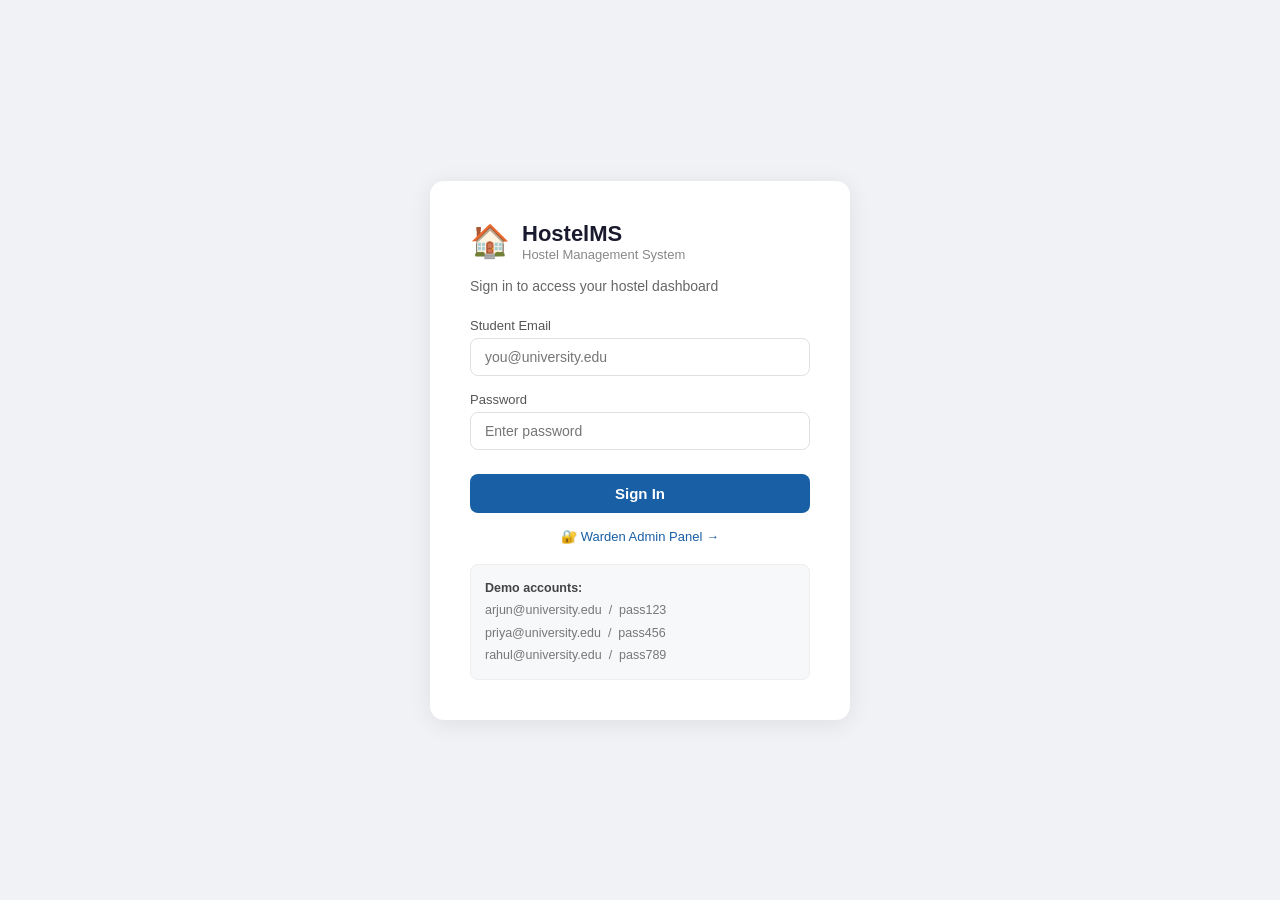
<file: hostel-management/index.html>
<!DOCTYPE html>
<html lang="en">
<head>
  <meta charset="UTF-8" />
  <meta name="viewport" content="width=device-width, initial-scale=1.0" />
  <title>HostelMS – Hostel Management System</title>
  <link rel="stylesheet" href="style.css" />
</head>
<body>

<!-- ========== LOGIN PAGE ========== -->
<div id="loginView" class="login-wrap">
  <div class="login-card">
    <div class="logo-row">
      <div class="logo-icon">🏠</div>
      <div>
        <div class="login-title">HostelMS</div>
        <div class="login-subtitle">Hostel Management System</div>
      </div>
    </div>
    <p class="login-desc">Sign in to access your hostel dashboard</p>
    <div class="field">
      <label>Student Email</label>
      <input type="email" id="emailInput" placeholder="you@university.edu" />
    </div>
    <div class="field">
      <label>Password</label>
      <input type="password" id="passInput" placeholder="Enter password" />
    </div>
    <p class="error-msg" id="loginError">Invalid email or password. Please try again.</p>
    <button class="login-btn" onclick="doLogin()">Sign In</button>
    <a href="admin.html" style="display:block;text-align:center;margin-top:1rem;font-size:13px;color:#185FA5;text-decoration:none;">🔐 Warden Admin Panel →</a>
    <div class="demo-hint">
      <strong>Demo accounts:</strong><br />
      arjun@university.edu &nbsp;/&nbsp; pass123<br />
      priya@university.edu &nbsp;/&nbsp; pass456<br />
      rahul@university.edu &nbsp;/&nbsp; pass789
    </div>
  </div>
</div>

<!-- ========== DASHBOARD ========== -->
<div id="dashView" class="dash" style="display:none;">

  <!-- Top Bar -->
  <div class="topbar">
    <div class="topbar-left">
      <span class="topbar-logo">🏠</span>
      <span class="topbar-title">HostelMS</span>
    </div>
    <div class="topbar-right">
      <div class="avatar" id="topAvatar">AK</div>
      <span class="user-name" id="topName">Arjun Kumar</span>
      <button class="logout-btn" onclick="doLogout()">Sign out</button>
    </div>
  </div>

  <!-- Body -->
  <div class="dash-body">

    <!-- Sidebar -->
    <div class="sidebar">
      <div class="nav-item active" onclick="showPage('overview', this)" data-page="overview">
        <span class="nav-icon">📊</span>
        <span class="nav-label">Overview</span>
      </div>
      <div class="nav-item" onclick="showPage('bills', this)" data-page="bills">
        <span class="nav-icon">🧾</span>
        <span class="nav-label">Mess Bills</span>
      </div>
      <div class="nav-item" onclick="showPage('profile', this)" data-page="profile">
        <span class="nav-icon">👤</span>
        <span class="nav-label">Profile</span>
      </div>
      <div class="nav-item" onclick="showPage('notices', this)" data-page="notices">
        <span class="nav-icon">📢</span>
        <span class="nav-label">Notices</span>
      </div>
    </div>

    <!-- Main Content -->
    <div class="main">

      <!-- OVERVIEW PAGE -->
      <div class="page active" id="page-overview">
        <div class="page-title">Good morning, <span id="studentFirstName">Arjun</span> 👋</div>
        <p class="page-sub">Here's a summary of your hostel account</p>
        <div class="metrics-grid">
          <div class="metric">
            <div class="metric-label">Room Number</div>
            <div class="metric-value blue" id="metRoom">A-204</div>
          </div>
          <div class="metric">
            <div class="metric-label">Hostel Block</div>
            <div class="metric-value" id="metHostel">Himalaya</div>
          </div>
          <div class="metric">
            <div class="metric-label">Due Amount</div>
            <div class="metric-value red" id="metDue">₹1,850</div>
          </div>
          <div class="metric">
            <div class="metric-label">Total Bills</div>
            <div class="metric-value" id="metCount">5</div>
          </div>
        </div>
        <div class="card">
          <div class="card-title">Recent mess bills</div>
          <table class="bill-table">
            <thead>
              <tr><th>Month</th><th>Amount</th><th>Status</th></tr>
            </thead>
            <tbody id="recentBills"></tbody>
          </table>
        </div>
      </div>

      <!-- MESS BILLS PAGE -->
      <div class="page" id="page-bills">
        <div class="page-title">Mess Bills</div>
        <p class="page-sub">Complete billing history for your mess account</p>
        <div class="card">
          <div style="overflow-x:auto;">
            <table class="bill-table">
              <thead>
                <tr>
                  <th>Month</th>
                  <th>Breakfast</th>
                  <th>Lunch</th>
                  <th>Dinner</th>
                  <th>Total</th>
                  <th>Status</th>
                </tr>
              </thead>
              <tbody id="allBills"></tbody>
            </table>
          </div>
          <div class="bill-summary" id="billSummary"></div>
        </div>
      </div>

      <!-- PROFILE PAGE -->
      <div class="page" id="page-profile">
        <div class="page-title">My Profile</div>
        <p class="page-sub">Your student and hostel details</p>
        <div class="card">
          <div class="profile-avatar-row">
            <div class="big-avatar" id="profileAvatar">AK</div>
            <div>
              <div class="profile-name" id="profileName">Arjun Kumar</div>
              <div class="profile-email" id="profileEmail">arjun@university.edu</div>
            </div>
          </div>
          <div class="profile-grid" id="profileGrid"></div>
        </div>
      </div>

      <!-- NOTICES PAGE -->
      <div class="page" id="page-notices">
        <div class="page-title">Notices</div>
        <p class="page-sub">Hostel announcements and updates</p>
        <div class="card">
          <div id="noticeList"></div>
        </div>
      </div>

    </div><!-- /main -->
  </div><!-- /dash-body -->
</div><!-- /dashView -->

<script src="db.js"></script>
<script src="app.js"></script>
</body>
</html>
</file>
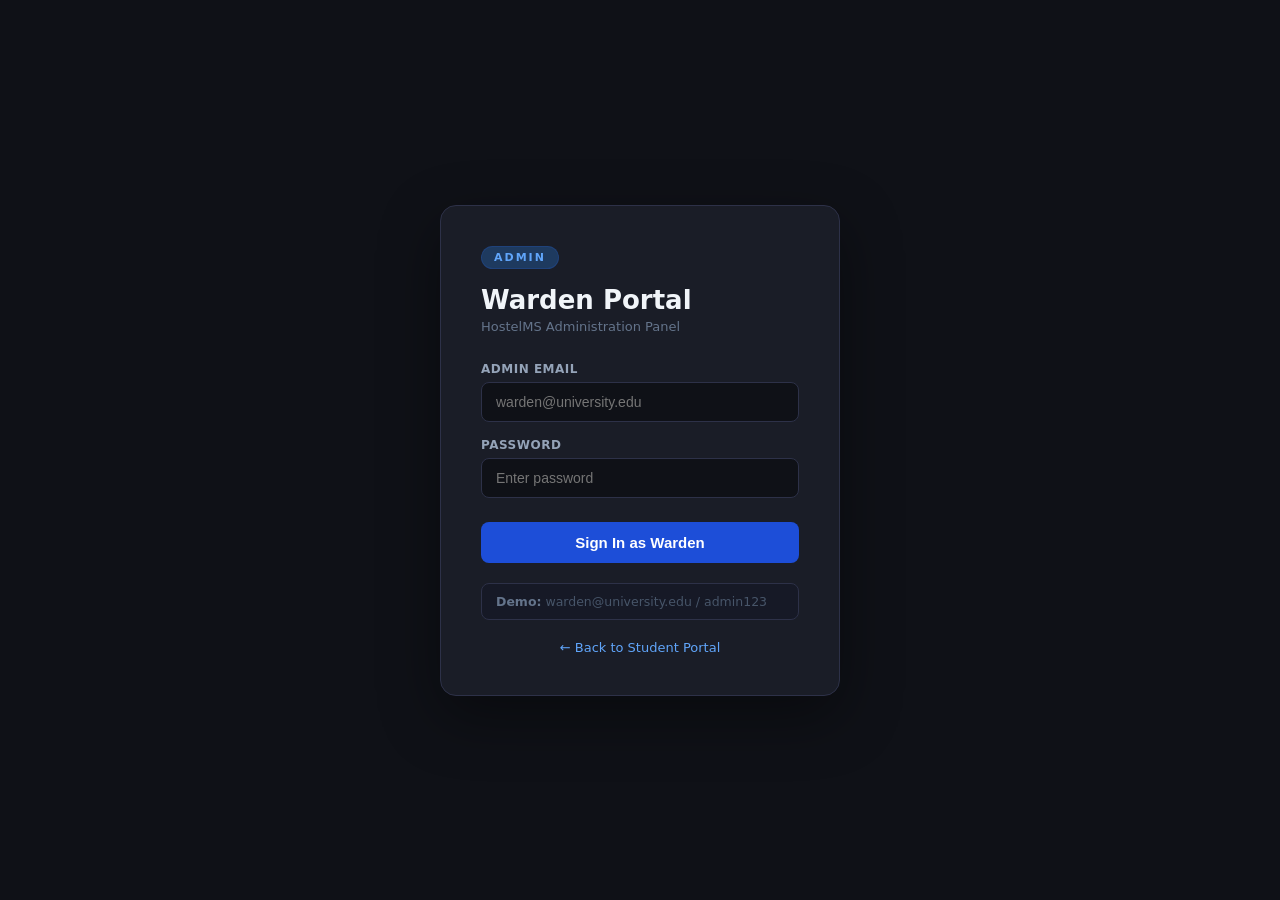
<file: hostel-management/admin.html>
<!DOCTYPE html>
<html lang="en">
<head>
  <meta charset="UTF-8" />
  <meta name="viewport" content="width=device-width, initial-scale=1.0"/>
  <title>HostelMS — Warden Admin Panel</title>
  <link rel="stylesheet" href="admin.css" />
</head>
<body>

<!-- ===== ADMIN LOGIN ===== -->
<div id="adminLoginView" class="al-wrap">
  <div class="al-card">
    <div class="al-badge">ADMIN</div>
    <div class="al-title">Warden Portal</div>
    <div class="al-sub">HostelMS Administration Panel</div>
    <div class="al-field">
      <label>Admin Email</label>
      <input type="email" id="adminEmail" placeholder="warden@university.edu" />
    </div>
    <div class="al-field">
      <label>Password</label>
      <input type="password" id="adminPass" placeholder="Enter password" />
    </div>
    <p class="al-error" id="adminError">Invalid credentials. Please try again.</p>
    <button class="al-btn" onclick="adminLogin()">Sign In as Warden</button>
    <div class="al-hint">
      <strong>Demo:</strong> warden@university.edu / admin123
    </div>
    <a href="index.html" class="al-link">← Back to Student Portal</a>
  </div>
</div>

<!-- ===== ADMIN DASHBOARD ===== -->
<div id="adminDash" class="adash" style="display:none;">

  <!-- Topbar -->
  <div class="a-topbar">
    <div class="a-topbar-left">
      <span class="a-logo">🏠</span>
      <span class="a-title">HostelMS</span>
      <span class="a-role-badge">Warden</span>
    </div>
    <div class="a-topbar-right">
      <span class="a-warden-name" id="wardenName">Dr. Meena Iyer</span>
      <div class="a-avatar" id="wardenAvatar">MI</div>
      <button class="a-logout" onclick="adminLogout()">Sign out</button>
    </div>
  </div>

  <div class="adash-body">

    <!-- Sidebar -->
    <div class="a-sidebar">
      <div class="a-nav active" data-page="dashboard" onclick="aShowPage('dashboard',this)">
        <span>📊</span><span class="a-nav-label">Dashboard</span>
      </div>
      <div class="a-nav" data-page="students" onclick="aShowPage('students',this)">
        <span>👥</span><span class="a-nav-label">Students</span>
      </div>
      <div class="a-nav" data-page="bills" onclick="aShowPage('bills',this)">
        <span>🧾</span><span class="a-nav-label">Mess Bills</span>
      </div>
      <div class="a-nav" data-page="notices" onclick="aShowPage('notices',this)">
        <span>📢</span><span class="a-nav-label">Notices</span>
      </div>
      <div class="a-nav" data-page="rooms" onclick="aShowPage('rooms',this)">
        <span>🏨</span><span class="a-nav-label">Rooms</span>
      </div>
    </div>

    <!-- Main -->
    <div class="a-main">

      <!-- ── DASHBOARD PAGE ── -->
      <div class="a-page active" id="apage-dashboard">
        <div class="a-page-title">Overview</div>
        <p class="a-page-sub">Hostel at a glance</p>
        <div class="a-metrics" id="adminMetrics"></div>
        <div class="a-two-col">
          <div class="a-card">
            <div class="a-card-title">Overdue Bills</div>
            <table class="a-table" id="overdueTable">
              <thead><tr><th>Student</th><th>Month</th><th>Amount</th></tr></thead>
              <tbody id="overdueBody"></tbody>
            </table>
          </div>
          <div class="a-card">
            <div class="a-card-title">Recent Notices</div>
            <div id="recentNoticesAdmin"></div>
          </div>
        </div>
      </div>

      <!-- ── STUDENTS PAGE ── -->
      <div class="a-page" id="apage-students">
        <div class="a-page-header">
          <div>
            <div class="a-page-title">Students</div>
            <p class="a-page-sub">Manage all registered students</p>
          </div>
          <button class="a-primary-btn" onclick="openAddStudent()">+ Add Student</button>
        </div>
        <div class="a-card">
          <div class="a-search-row">
            <input type="text" id="studentSearch" placeholder="🔍  Search by name, email, room…" oninput="renderStudentsTable()" class="a-search" />
          </div>
          <table class="a-table" id="studentsTable">
            <thead>
              <tr>
                <th>Name</th><th>Roll No.</th><th>Hostel</th><th>Room</th>
                <th>Course</th><th>Due</th><th>Actions</th>
              </tr>
            </thead>
            <tbody id="studentsBody"></tbody>
          </table>
        </div>
      </div>

      <!-- ── BILLS PAGE ── -->
      <div class="a-page" id="apage-bills">
        <div class="a-page-header">
          <div>
            <div class="a-page-title">Mess Bills</div>
            <p class="a-page-sub">Add and manage mess billing for all students</p>
          </div>
          <button class="a-primary-btn" onclick="openAddBill()">+ Add Bill</button>
        </div>
        <div class="a-card">
          <div class="a-search-row">
            <select id="billStudentFilter" onchange="renderBillsTable()" class="a-select">
              <option value="">All Students</option>
            </select>
            <select id="billStatusFilter" onchange="renderBillsTable()" class="a-select">
              <option value="">All Statuses</option>
              <option value="paid">Paid</option>
              <option value="pending">Pending</option>
              <option value="overdue">Overdue</option>
            </select>
          </div>
          <table class="a-table">
            <thead>
              <tr>
                <th>Student</th><th>Month</th><th>Breakfast</th>
                <th>Lunch</th><th>Dinner</th><th>Total</th><th>Status</th><th>Actions</th>
              </tr>
            </thead>
            <tbody id="billsBody"></tbody>
          </table>
        </div>
      </div>

      <!-- ── NOTICES PAGE ── -->
      <div class="a-page" id="apage-notices">
        <div class="a-page-header">
          <div>
            <div class="a-page-title">Notices</div>
            <p class="a-page-sub">Post and manage hostel announcements</p>
          </div>
          <button class="a-primary-btn" onclick="openAddNotice()">+ Post Notice</button>
        </div>
        <div id="noticesAdminList"></div>
      </div>

      <!-- ── ROOMS PAGE ── -->
      <div class="a-page" id="apage-rooms">
        <div class="a-page-title">Room Allocation</div>
        <p class="a-page-sub">View current room assignments across all blocks</p>
        <div id="roomsGrid"></div>
      </div>

    </div>
  </div>
</div>

<!-- ===== MODALS ===== -->

<!-- Add/Edit Student Modal -->
<div class="modal-overlay" id="studentModal" onclick="closeModal('studentModal')">
  <div class="modal" onclick="event.stopPropagation()">
    <div class="modal-header">
      <span id="studentModalTitle">Add New Student</span>
      <button class="modal-close" onclick="closeModal('studentModal')">✕</button>
    </div>
    <div class="modal-body">
      <input type="hidden" id="editStudentId" />
      <div class="m-grid">
        <div class="m-field"><label>Full Name</label><input id="f_name" placeholder="e.g. Ananya Singh"/></div>
        <div class="m-field"><label>Roll Number</label><input id="f_roll" placeholder="e.g. 2024CS001"/></div>
        <div class="m-field"><label>Email</label><input id="f_email" type="email" placeholder="student@university.edu"/></div>
        <div class="m-field"><label>Password</label><input id="f_pass" type="password" placeholder="Set password"/></div>
        <div class="m-field"><label>Course</label><input id="f_course" placeholder="e.g. B.Tech CSE"/></div>
        <div class="m-field"><label>Year</label>
          <select id="f_year">
            <option>1st Year</option><option>2nd Year</option>
            <option>3rd Year</option><option>4th Year</option>
          </select>
        </div>
        <div class="m-field"><label>Hostel Block</label>
          <select id="f_hostel">
            <option>Himalaya Block</option><option>Ganga Block</option>
            <option>Kaveri Block</option><option>Saraswati Block</option>
          </select>
        </div>
        <div class="m-field"><label>Room Number</label><input id="f_room" placeholder="e.g. A-204"/></div>
        <div class="m-field"><label>Phone</label><input id="f_phone" placeholder="10-digit number"/></div>
      </div>
    </div>
    <div class="modal-footer">
      <button class="m-cancel" onclick="closeModal('studentModal')">Cancel</button>
      <button class="m-save" onclick="saveStudent()">Save Student</button>
    </div>
  </div>
</div>

<!-- Add Bill Modal -->
<div class="modal-overlay" id="billModal" onclick="closeModal('billModal')">
  <div class="modal" onclick="event.stopPropagation()">
    <div class="modal-header">
      <span id="billModalTitle">Add Mess Bill</span>
      <button class="modal-close" onclick="closeModal('billModal')">✕</button>
    </div>
    <div class="modal-body">
      <input type="hidden" id="editBillStudentId"/>
      <input type="hidden" id="editBillIndex"/>
      <div class="m-grid">
        <div class="m-field" style="grid-column:1/-1"><label>Student</label>
          <select id="b_student"></select>
        </div>
        <div class="m-field" style="grid-column:1/-1"><label>Month</label>
          <input id="b_month" placeholder="e.g. April 2025"/>
        </div>
        <div class="m-field"><label>Breakfast (₹)</label><input id="b_breakfast" type="number" placeholder="0"/></div>
        <div class="m-field"><label>Lunch (₹)</label><input id="b_lunch" type="number" placeholder="0"/></div>
        <div class="m-field"><label>Dinner (₹)</label><input id="b_dinner" type="number" placeholder="0"/></div>
        <div class="m-field"><label>Status</label>
          <select id="b_status">
            <option value="pending">Pending</option>
            <option value="paid">Paid</option>
            <option value="overdue">Overdue</option>
          </select>
        </div>
      </div>
      <div class="b-total-row">Total: <strong id="billTotalPreview">₹0</strong></div>
    </div>
    <div class="modal-footer">
      <button class="m-cancel" onclick="closeModal('billModal')">Cancel</button>
      <button class="m-save" onclick="saveBill()">Save Bill</button>
    </div>
  </div>
</div>

<!-- Add Notice Modal -->
<div class="modal-overlay" id="noticeModal" onclick="closeModal('noticeModal')">
  <div class="modal" onclick="event.stopPropagation()">
    <div class="modal-header">
      <span>Post a Notice</span>
      <button class="modal-close" onclick="closeModal('noticeModal')">✕</button>
    </div>
    <div class="modal-body">
      <div class="m-field"><label>Notice Text</label>
        <textarea id="n_text" rows="3" placeholder="Enter announcement text…" style="width:100%;padding:9px 12px;border:1.5px solid #e0e0e0;border-radius:8px;font-size:14px;resize:vertical;font-family:inherit;"></textarea>
      </div>
      <div class="m-field"><label>Priority</label>
        <select id="n_type">
          <option value="blue">Normal (Blue)</option>
          <option value="amber">Warning (Amber)</option>
          <option value="red">Urgent (Red)</option>
        </select>
      </div>
    </div>
    <div class="modal-footer">
      <button class="m-cancel" onclick="closeModal('noticeModal')">Cancel</button>
      <button class="m-save" onclick="saveNotice()">Post Notice</button>
    </div>
  </div>
</div>

<!-- View Student Modal -->
<div class="modal-overlay" id="viewStudentModal" onclick="closeModal('viewStudentModal')">
  <div class="modal" onclick="event.stopPropagation()">
    <div class="modal-header">
      <span>Student Details</span>
      <button class="modal-close" onclick="closeModal('viewStudentModal')">✕</button>
    </div>
    <div class="modal-body" id="viewStudentBody"></div>
    <div class="modal-footer">
      <button class="m-cancel" onclick="closeModal('viewStudentModal')">Close</button>
    </div>
  </div>
</div>

<!-- Toast -->
<div class="toast" id="toast"></div>

<script src="db.js"></script>
<script src="admin.js"></script>
</body>
</html>
</file>
<file: hostel-management/style.css>
/* ===== RESET & BASE ===== */
* { box-sizing: border-box; margin: 0; padding: 0; }
body { font-family: 'Segoe UI', Arial, sans-serif; background: #f0f2f5; color: #1a1a2e; min-height: 100vh; }

/* ===== LOGIN ===== */
.login-wrap {
  display: flex; align-items: center; justify-content: center;
  min-height: 100vh; padding: 2rem; background: #f0f2f5;
}
.login-card {
  background: #fff; border-radius: 14px; padding: 2.5rem;
  width: 100%; max-width: 420px;
  box-shadow: 0 4px 24px rgba(0,0,0,0.08);
}
.logo-row { display: flex; align-items: center; gap: 12px; margin-bottom: 1rem; }
.logo-icon { font-size: 32px; }
.login-title { font-size: 22px; font-weight: 700; color: #1a1a2e; }
.login-subtitle { font-size: 13px; color: #888; }
.login-desc { font-size: 14px; color: #666; margin-bottom: 1.5rem; }

.field { margin-bottom: 1rem; }
.field label { display: block; font-size: 13px; color: #555; font-weight: 500; margin-bottom: 5px; }
.field input {
  width: 100%; padding: 10px 14px; font-size: 14px; border: 1.5px solid #e0e0e0;
  border-radius: 8px; background: #fff; color: #1a1a2e; outline: none;
  transition: border-color 0.2s;
}
.field input:focus { border-color: #185FA5; box-shadow: 0 0 0 3px rgba(24,95,165,0.1); }

.login-btn {
  width: 100%; padding: 11px; background: #185FA5; color: #fff;
  border: none; border-radius: 8px; font-size: 15px; font-weight: 600;
  cursor: pointer; margin-top: 0.5rem; transition: background 0.2s;
}
.login-btn:hover { background: #0C447C; }

.error-msg { font-size: 13px; color: #c0392b; margin-top: 8px; display: none; }

.demo-hint {
  font-size: 12.5px; color: #777; margin-top: 1.25rem;
  padding: 12px 14px; background: #f7f8fa; border-radius: 8px;
  line-height: 1.8; border: 1px solid #eee;
}
.demo-hint strong { color: #444; }

/* ===== DASHBOARD LAYOUT ===== */
.dash { display: flex; flex-direction: column; min-height: 100vh; background: #f0f2f5; }

.topbar {
  background: #fff; border-bottom: 1px solid #e8e8e8;
  padding: 0 1.5rem; height: 56px;
  display: flex; align-items: center; justify-content: space-between;
  position: sticky; top: 0; z-index: 100;
  box-shadow: 0 1px 4px rgba(0,0,0,0.06);
}
.topbar-left { display: flex; align-items: center; gap: 10px; }
.topbar-logo { font-size: 22px; }
.topbar-title { font-size: 17px; font-weight: 700; color: #1a1a2e; }
.topbar-right { display: flex; align-items: center; gap: 10px; }
.user-name { font-size: 14px; color: #444; font-weight: 500; }

.avatar {
  width: 34px; height: 34px; border-radius: 50%;
  background: #E6F1FB; display: flex; align-items: center;
  justify-content: center; font-size: 13px; font-weight: 700; color: #185FA5;
}
.logout-btn {
  font-size: 13px; color: #555; cursor: pointer;
  border: 1px solid #ddd; border-radius: 7px;
  padding: 5px 14px; background: none; transition: all 0.2s;
}
.logout-btn:hover { background: #f0f2f5; color: #1a1a2e; }

.dash-body { display: flex; flex: 1; }

/* ===== SIDEBAR ===== */
.sidebar {
  width: 210px; background: #fff; border-right: 1px solid #e8e8e8;
  padding: 1rem 0; flex-shrink: 0;
  position: sticky; top: 56px; height: calc(100vh - 56px);
}
.nav-item {
  display: flex; align-items: center; gap: 10px;
  padding: 11px 1.25rem; font-size: 14px; color: #555;
  cursor: pointer; border-left: 3px solid transparent;
  transition: all 0.15s;
}
.nav-item:hover { background: #f5f7fa; color: #1a1a2e; }
.nav-item.active { color: #185FA5; border-left-color: #185FA5; background: #EDF4FB; font-weight: 600; }
.nav-icon { font-size: 16px; }

/* ===== MAIN CONTENT ===== */
.main { flex: 1; padding: 1.75rem; overflow: auto; }
.page { display: none; }
.page.active { display: block; }

.page-title { font-size: 20px; font-weight: 700; color: #1a1a2e; margin-bottom: 4px; }
.page-sub { font-size: 13px; color: #888; margin-bottom: 1.5rem; }

/* ===== METRIC CARDS ===== */
.metrics-grid {
  display: grid; grid-template-columns: repeat(auto-fit, minmax(140px, 1fr));
  gap: 14px; margin-bottom: 1.5rem;
}
.metric {
  background: #fff; border-radius: 10px; padding: 1.1rem;
  box-shadow: 0 1px 6px rgba(0,0,0,0.06); border: 1px solid #eee;
}
.metric-label { font-size: 12px; color: #888; margin-bottom: 6px; font-weight: 500; text-transform: uppercase; letter-spacing: 0.4px; }
.metric-value { font-size: 22px; font-weight: 700; color: #1a1a2e; }
.metric-value.blue { color: #185FA5; }
.metric-value.red { color: #c0392b; }
.metric-value.green { color: #27ae60; }

/* ===== CARD ===== */
.card {
  background: #fff; border: 1px solid #eee; border-radius: 12px;
  padding: 1.4rem; margin-bottom: 1.25rem;
  box-shadow: 0 1px 6px rgba(0,0,0,0.05);
}
.card-title { font-size: 15px; font-weight: 600; color: #1a1a2e; margin-bottom: 1rem; }

/* ===== TABLES ===== */
.bill-table { width: 100%; border-collapse: collapse; font-size: 13.5px; }
.bill-table th {
  text-align: left; padding: 9px 12px; color: #888;
  font-weight: 600; font-size: 12px; text-transform: uppercase;
  letter-spacing: 0.4px; border-bottom: 1.5px solid #f0f0f0;
}
.bill-table td { padding: 11px 12px; border-bottom: 1px solid #f5f5f5; color: #333; }
.bill-table tr:last-child td { border-bottom: none; }
.bill-table tr:hover td { background: #fafbfc; }

/* ===== STATUS BADGES ===== */
.status-badge {
  display: inline-block; font-size: 11.5px; padding: 3px 10px;
  border-radius: 20px; font-weight: 600;
}
.status-paid     { background: #e8f8f0; color: #1e8449; }
.status-pending  { background: #fef9e7; color: #b7770d; }
.status-overdue  { background: #fdf0f0; color: #c0392b; }

/* ===== BILL SUMMARY ===== */
.bill-summary {
  display: flex; justify-content: flex-end; flex-wrap: wrap;
  gap: 1.5rem; padding-top: 14px; margin-top: 4px;
  border-top: 1px solid #f0f0f0; font-size: 13.5px;
}
.bill-summary span { color: #666; }
.bill-summary b { color: #1a1a2e; font-weight: 600; }

/* ===== PROFILE ===== */
.profile-avatar-row {
  display: flex; align-items: center; gap: 16px;
  margin-bottom: 1.25rem; padding-bottom: 1.25rem;
  border-bottom: 1px solid #f0f0f0;
}
.big-avatar {
  width: 56px; height: 56px; border-radius: 50%;
  background: #EDF4FB; display: flex; align-items: center;
  justify-content: center; font-size: 20px; font-weight: 700; color: #185FA5;
}
.profile-name { font-size: 17px; font-weight: 700; color: #1a1a2e; }
.profile-email { font-size: 13px; color: #888; margin-top: 2px; }

.profile-grid { display: grid; grid-template-columns: 1fr 1fr; gap: 14px; }
.profile-item label { display: block; font-size: 12px; color: #888; font-weight: 500; text-transform: uppercase; letter-spacing: 0.4px; margin-bottom: 3px; }
.profile-item span { font-size: 14px; color: #1a1a2e; font-weight: 500; }

/* ===== NOTICES ===== */
.notice-item {
  padding: 12px 0; border-bottom: 1px solid #f5f5f5;
  display: flex; gap: 12px; align-items: flex-start;
}
.notice-item:last-child { border-bottom: none; }
.notice-dot { width: 9px; height: 9px; border-radius: 50%; margin-top: 5px; flex-shrink: 0; }
.dot-blue  { background: #185FA5; }
.dot-amber { background: #e67e22; }
.dot-red   { background: #c0392b; }
.notice-text { font-size: 14px; color: #333; line-height: 1.5; }
.notice-date { font-size: 12px; color: #aaa; margin-top: 3px; }

/* ===== RESPONSIVE ===== */
@media (max-width: 600px) {
  .sidebar { width: 52px; }
  .nav-label { display: none; }
  .user-name { display: none; }
  .profile-grid { grid-template-columns: 1fr; }
  .metrics-grid { grid-template-columns: 1fr 1fr; }
}
</file>
<file: hostel-management/admin.css>
/* ===== RESET ===== */
*, *::before, *::after { box-sizing: border-box; margin: 0; padding: 0; }
body { font-family: 'Segoe UI', system-ui, sans-serif; background: #0f1117; color: #e2e8f0; min-height: 100vh; }

/* ===== ADMIN LOGIN ===== */
.al-wrap {
  display: flex; align-items: center; justify-content: center;
  min-height: 100vh; background: #0f1117; padding: 2rem;
}
.al-card {
  background: #1a1d27; border: 1px solid #2d3148; border-radius: 16px;
  padding: 2.5rem; width: 100%; max-width: 400px;
  box-shadow: 0 20px 60px rgba(0,0,0,0.4);
}
.al-badge {
  display: inline-block; background: #1e3a5f; color: #60a5fa;
  font-size: 11px; font-weight: 700; letter-spacing: 2px;
  padding: 4px 12px; border-radius: 20px; margin-bottom: 1rem;
  border: 1px solid #2563eb33;
}
.al-title { font-size: 26px; font-weight: 700; color: #f1f5f9; margin-bottom: 4px; }
.al-sub { font-size: 13px; color: #64748b; margin-bottom: 1.75rem; }
.al-field { margin-bottom: 1rem; }
.al-field label { display: block; font-size: 12px; color: #94a3b8; font-weight: 600; text-transform: uppercase; letter-spacing: 0.5px; margin-bottom: 6px; }
.al-field input {
  width: 100%; padding: 11px 14px; font-size: 14px;
  border: 1.5px solid #2d3148; border-radius: 8px;
  background: #0f1117; color: #e2e8f0; outline: none;
  transition: border-color 0.2s;
}
.al-field input:focus { border-color: #3b82f6; box-shadow: 0 0 0 3px rgba(59,130,246,0.15); }
.al-error { font-size: 13px; color: #f87171; margin-top: 8px; display: none; }
.al-btn {
  width: 100%; padding: 12px; background: #1d4ed8; color: #fff;
  border: none; border-radius: 8px; font-size: 15px; font-weight: 600;
  cursor: pointer; margin-top: 0.5rem; transition: background 0.2s;
}
.al-btn:hover { background: #1e40af; }
.al-hint {
  font-size: 12.5px; color: #475569; margin-top: 1.25rem;
  padding: 10px 14px; background: #161926; border-radius: 8px;
  border: 1px solid #2d3148;
}
.al-hint strong { color: #64748b; }
.al-link { display: block; text-align: center; margin-top: 1.25rem; font-size: 13px; color: #60a5fa; text-decoration: none; }
.al-link:hover { text-decoration: underline; }

/* ===== DASHBOARD LAYOUT ===== */
.adash { display: flex; flex-direction: column; min-height: 100vh; background: #0f1117; }

.a-topbar {
  background: #1a1d27; border-bottom: 1px solid #2d3148;
  padding: 0 1.5rem; height: 56px;
  display: flex; align-items: center; justify-content: space-between;
  position: sticky; top: 0; z-index: 100;
}
.a-topbar-left { display: flex; align-items: center; gap: 10px; }
.a-logo { font-size: 20px; }
.a-title { font-size: 17px; font-weight: 700; color: #f1f5f9; }
.a-role-badge {
  background: #1e3a5f; color: #60a5fa; font-size: 10px;
  font-weight: 700; letter-spacing: 1.5px; padding: 3px 9px;
  border-radius: 20px; border: 1px solid #2563eb44;
}
.a-topbar-right { display: flex; align-items: center; gap: 10px; }
.a-warden-name { font-size: 13.5px; color: #94a3b8; }
.a-avatar {
  width: 33px; height: 33px; border-radius: 50%;
  background: #1e3a5f; display: flex; align-items: center;
  justify-content: center; font-size: 12px; font-weight: 700; color: #60a5fa;
}
.a-logout {
  font-size: 13px; color: #64748b; cursor: pointer;
  border: 1px solid #2d3148; border-radius: 7px;
  padding: 5px 12px; background: none; color: #94a3b8;
  transition: all 0.2s;
}
.a-logout:hover { background: #2d3148; color: #e2e8f0; }

.adash-body { display: flex; flex: 1; }

/* ===== SIDEBAR ===== */
.a-sidebar {
  width: 200px; background: #1a1d27; border-right: 1px solid #2d3148;
  padding: 1rem 0; flex-shrink: 0;
  position: sticky; top: 56px; height: calc(100vh - 56px);
}
.a-nav {
  display: flex; align-items: center; gap: 10px;
  padding: 11px 1.25rem; font-size: 14px; color: #64748b;
  cursor: pointer; border-left: 3px solid transparent; transition: all 0.15s;
}
.a-nav:hover { background: #1e2235; color: #e2e8f0; }
.a-nav.active { color: #60a5fa; border-left-color: #3b82f6; background: #1e2d4d; font-weight: 600; }
.a-nav-label { font-size: 14px; }

/* ===== MAIN CONTENT ===== */
.a-main { flex: 1; padding: 1.75rem; overflow: auto; }
.a-page { display: none; }
.a-page.active { display: block; }
.a-page-title { font-size: 20px; font-weight: 700; color: #f1f5f9; margin-bottom: 4px; }
.a-page-sub { font-size: 13px; color: #64748b; margin-bottom: 1.5rem; }
.a-page-header { display: flex; align-items: flex-start; justify-content: space-between; margin-bottom: 1.5rem; flex-wrap: wrap; gap: 10px; }
.a-page-header > div { flex: 1; }
.a-page-header .a-page-title,.a-page-header .a-page-sub { margin-bottom: 2px; }

/* ===== METRICS ===== */
.a-metrics { display: grid; grid-template-columns: repeat(auto-fit, minmax(140px, 1fr)); gap: 14px; margin-bottom: 1.5rem; }
.a-metric {
  background: #1a1d27; border: 1px solid #2d3148; border-radius: 10px;
  padding: 1.1rem; transition: border-color 0.2s;
}
.a-metric:hover { border-color: #3b82f6; }
.a-metric-label { font-size: 11px; color: #64748b; font-weight: 600; text-transform: uppercase; letter-spacing: 0.5px; margin-bottom: 8px; }
.a-metric-value { font-size: 26px; font-weight: 700; color: #f1f5f9; }
.a-metric-value.blue  { color: #60a5fa; }
.a-metric-value.red   { color: #f87171; }
.a-metric-value.green { color: #4ade80; }
.a-metric-value.amber { color: #fbbf24; }

/* ===== CARDS ===== */
.a-card {
  background: #1a1d27; border: 1px solid #2d3148; border-radius: 12px;
  padding: 1.4rem; margin-bottom: 1.25rem;
}
.a-card-title { font-size: 14px; font-weight: 600; color: #cbd5e1; margin-bottom: 1rem; }
.a-two-col { display: grid; grid-template-columns: 1fr 1fr; gap: 1.25rem; }

/* ===== TABLE ===== */
.a-table { width: 100%; border-collapse: collapse; font-size: 13.5px; }
.a-table th {
  text-align: left; padding: 9px 12px; color: #64748b; font-weight: 600;
  font-size: 11px; text-transform: uppercase; letter-spacing: 0.5px;
  border-bottom: 1px solid #2d3148;
}
.a-table td { padding: 11px 12px; border-bottom: 1px solid #1e2235; color: #cbd5e1; }
.a-table tr:last-child td { border-bottom: none; }
.a-table tr:hover td { background: #1e2235; }

/* ===== STATUS BADGES ===== */
.s-badge { display: inline-block; font-size: 11px; padding: 3px 10px; border-radius: 20px; font-weight: 600; }
.s-paid    { background: #14532d44; color: #4ade80; border: 1px solid #16a34a44; }
.s-pending { background: #78350f44; color: #fbbf24; border: 1px solid #d9770644; }
.s-overdue { background: #7f1d1d44; color: #f87171; border: 1px solid #dc262644; }

/* ===== BUTTONS ===== */
.a-primary-btn {
  background: #1d4ed8; color: #fff; border: none; border-radius: 8px;
  padding: 9px 18px; font-size: 14px; font-weight: 600; cursor: pointer;
  transition: background 0.2s; white-space: nowrap;
}
.a-primary-btn:hover { background: #1e40af; }
.a-icon-btn {
  background: none; border: 1px solid #2d3148; border-radius: 6px;
  padding: 4px 9px; font-size: 12px; cursor: pointer; color: #94a3b8;
  margin-right: 4px; transition: all 0.15s;
}
.a-icon-btn:hover { background: #2d3148; color: #e2e8f0; }
.a-icon-btn.danger:hover { background: #7f1d1d44; color: #f87171; border-color: #dc262644; }

/* ===== SEARCH & FILTER ===== */
.a-search-row { display: flex; gap: 10px; margin-bottom: 1rem; flex-wrap: wrap; }
.a-search {
  flex: 1; min-width: 200px; padding: 9px 14px; font-size: 14px;
  border: 1.5px solid #2d3148; border-radius: 8px;
  background: #0f1117; color: #e2e8f0; outline: none;
}
.a-search:focus { border-color: #3b82f6; }
.a-select {
  padding: 9px 12px; font-size: 14px; border: 1.5px solid #2d3148;
  border-radius: 8px; background: #0f1117; color: #e2e8f0; outline: none; cursor: pointer;
}
.a-select:focus { border-color: #3b82f6; }

/* ===== NOTICES ADMIN ===== */
.a-notice-card {
  background: #1a1d27; border: 1px solid #2d3148; border-radius: 10px;
  padding: 1rem 1.25rem; margin-bottom: 10px;
  display: flex; justify-content: space-between; align-items: flex-start; gap: 12px;
}
.a-notice-left { display: flex; gap: 12px; align-items: flex-start; flex: 1; }
.a-notice-dot { width: 10px; height: 10px; border-radius: 50%; margin-top: 4px; flex-shrink: 0; }
.nd-blue  { background: #3b82f6; }
.nd-amber { background: #f59e0b; }
.nd-red   { background: #ef4444; }
.a-notice-text { font-size: 14px; color: #cbd5e1; line-height: 1.5; }
.a-notice-date { font-size: 12px; color: #475569; margin-top: 4px; }
.a-notice-actions { display: flex; gap: 6px; flex-shrink: 0; }

/* ===== ROOMS GRID ===== */
.rooms-block { margin-bottom: 1.5rem; }
.rooms-block-title {
  font-size: 14px; font-weight: 700; color: #94a3b8;
  text-transform: uppercase; letter-spacing: 1px;
  margin-bottom: 10px; padding-bottom: 8px;
  border-bottom: 1px solid #2d3148;
}
.rooms-row { display: flex; flex-wrap: wrap; gap: 8px; }
.room-tile {
  background: #1a1d27; border: 1px solid #2d3148; border-radius: 8px;
  padding: 10px 12px; min-width: 110px; transition: border-color 0.15s;
}
.room-tile.occupied { border-color: #3b82f633; }
.room-tile.vacant   { border-color: #16a34a33; background: #14532d1a; }
.room-tile-num { font-size: 13px; font-weight: 700; color: #e2e8f0; margin-bottom: 4px; }
.room-tile-name { font-size: 11.5px; color: #60a5fa; }
.room-tile-vacant { font-size: 11.5px; color: #4ade80; }

/* ===== MODALS ===== */
.modal-overlay {
  position: fixed; inset: 0; background: rgba(0,0,0,0.65);
  display: none; align-items: center; justify-content: center;
  z-index: 200; padding: 1rem;
}
.modal-overlay.open { display: flex; }
.modal {
  background: #1a1d27; border: 1px solid #2d3148; border-radius: 14px;
  width: 100%; max-width: 540px; max-height: 90vh;
  display: flex; flex-direction: column; overflow: hidden;
  box-shadow: 0 20px 60px rgba(0,0,0,0.6);
}
.modal-header {
  display: flex; justify-content: space-between; align-items: center;
  padding: 1.1rem 1.4rem; border-bottom: 1px solid #2d3148;
  font-size: 15px; font-weight: 700; color: #f1f5f9;
}
.modal-close { background: none; border: none; color: #64748b; cursor: pointer; font-size: 18px; }
.modal-close:hover { color: #e2e8f0; }
.modal-body { padding: 1.4rem; overflow-y: auto; flex: 1; }
.modal-footer {
  display: flex; justify-content: flex-end; gap: 10px;
  padding: 1rem 1.4rem; border-top: 1px solid #2d3148;
}
.m-grid { display: grid; grid-template-columns: 1fr 1fr; gap: 12px; }
.m-field { display: flex; flex-direction: column; gap: 5px; }
.m-field label { font-size: 12px; color: #94a3b8; font-weight: 600; text-transform: uppercase; letter-spacing: 0.4px; }
.m-field input, .m-field select {
  padding: 9px 12px; font-size: 14px;
  border: 1.5px solid #2d3148; border-radius: 8px;
  background: #0f1117; color: #e2e8f0; outline: none;
}
.m-field input:focus, .m-field select:focus { border-color: #3b82f6; }
.m-cancel {
  background: none; border: 1px solid #2d3148; border-radius: 8px;
  padding: 9px 18px; font-size: 14px; color: #94a3b8; cursor: pointer;
}
.m-cancel:hover { background: #2d3148; color: #e2e8f0; }
.m-save {
  background: #1d4ed8; color: #fff; border: none; border-radius: 8px;
  padding: 9px 22px; font-size: 14px; font-weight: 600; cursor: pointer;
}
.m-save:hover { background: #1e40af; }
.b-total-row {
  margin-top: 1rem; padding: 10px 14px; background: #0f1117;
  border-radius: 8px; font-size: 14px; color: #94a3b8;
  border: 1px solid #2d3148;
}
.b-total-row strong { color: #60a5fa; font-size: 16px; }

/* ===== TOAST ===== */
.toast {
  position: fixed; bottom: 24px; right: 24px;
  background: #1d4ed8; color: #fff; padding: 12px 20px;
  border-radius: 8px; font-size: 14px; font-weight: 500;
  display: none; z-index: 999;
  box-shadow: 0 8px 24px rgba(0,0,0,0.4);
  animation: slideUp 0.3s ease;
}
@keyframes slideUp { from { opacity:0; transform:translateY(10px); } to { opacity:1; transform:translateY(0); } }

/* ===== VIEW STUDENT ===== */
.vs-header { display: flex; align-items: center; gap: 14px; margin-bottom: 1.25rem; }
.vs-avatar { width: 50px; height: 50px; border-radius: 50%; background: #1e3a5f; display: flex; align-items: center; justify-content: center; font-size: 18px; font-weight: 700; color: #60a5fa; }
.vs-name { font-size: 16px; font-weight: 700; color: #f1f5f9; }
.vs-email { font-size: 13px; color: #64748b; }
.vs-grid { display: grid; grid-template-columns: 1fr 1fr; gap: 10px; margin-bottom: 1.25rem; }
.vs-item label { font-size: 11px; color: #64748b; font-weight: 600; text-transform: uppercase; display: block; margin-bottom: 2px; }
.vs-item span { font-size: 14px; color: #e2e8f0; }
.vs-bills-title { font-size: 13px; font-weight: 600; color: #94a3b8; margin-bottom: 8px; text-transform: uppercase; letter-spacing: 0.5px; }

/* ===== RESPONSIVE ===== */
@media(max-width:600px){
  .a-sidebar{width:48px;} .a-nav-label{display:none;}
  .a-two-col{grid-template-columns:1fr;}
  .m-grid{grid-template-columns:1fr;}
  .a-metrics{grid-template-columns:1fr 1fr;}
  .a-warden-name{display:none;}
}
</file>
